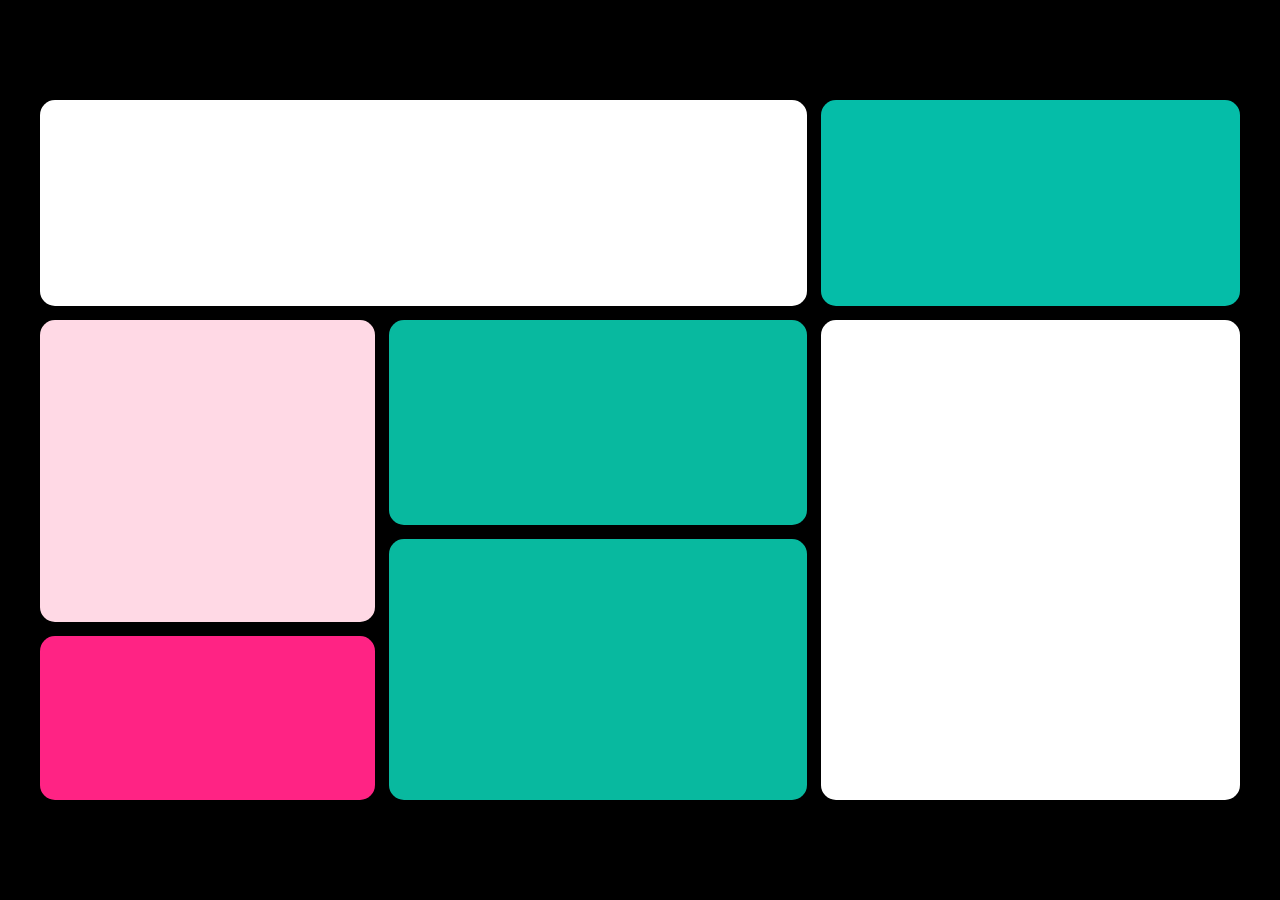
<file: Grid Layout/index.html>
<!DOCTYPE html>
<html lang="en">
<head>
    <meta charset="UTF-8">
    <meta name="viewport" content="width=device-width, initial-scale=1.0">
    <title>CSS Grid Task</title>
    <link rel="stylesheet" href="style.css">
</head>
<body>
    <main>

        <div class="container">
            
            <div class="box box1"></div>
            <div class="box box2"></div>
            <div class="box box3"></div>
            <div class="box box4"></div>
            <div class="box box5"></div>
            <div class="box box6"></div>
            <div class="box box7"></div>
            
        </div>
    </main>

</body>
</html>
</file>
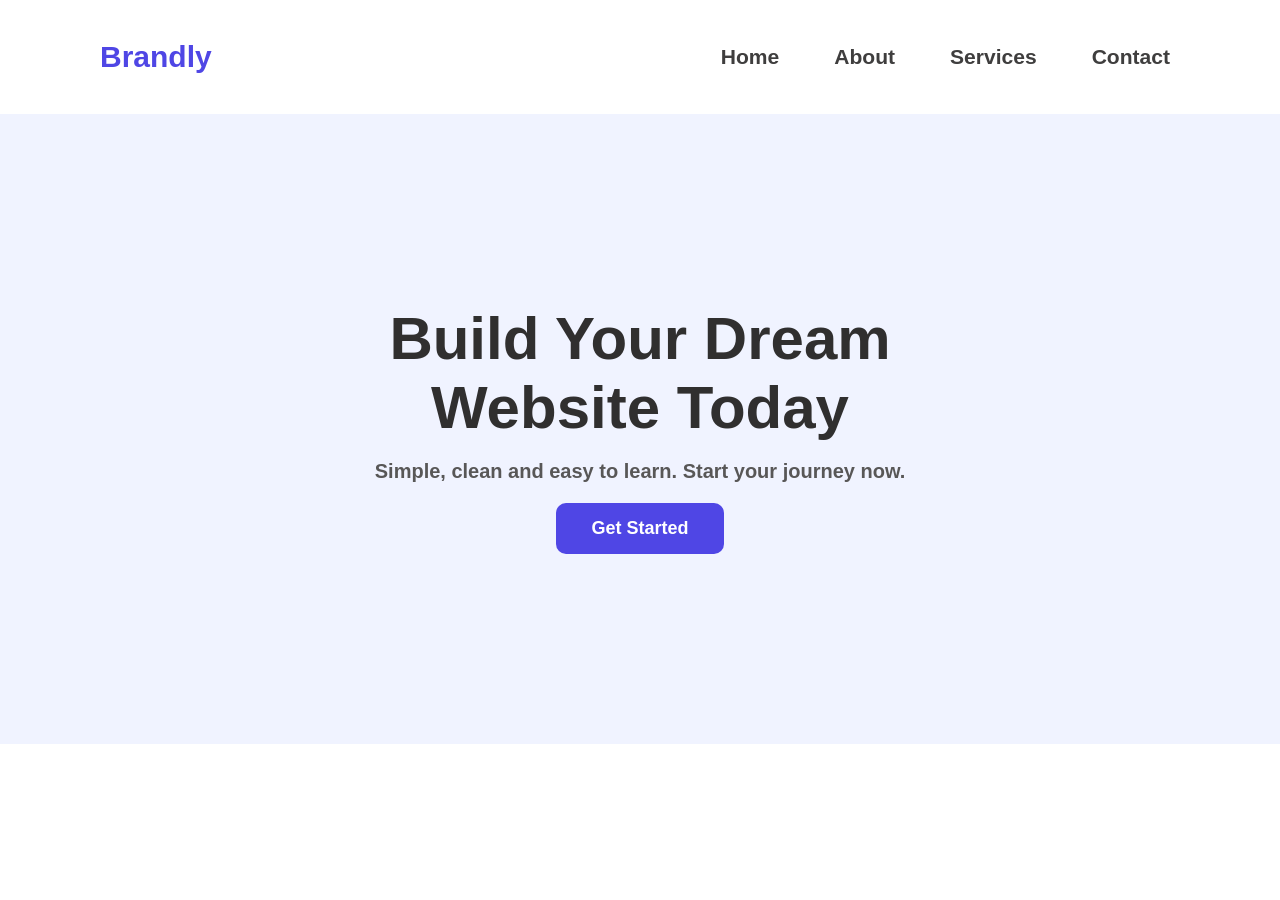
<file: Hero Page/index.html>
<!DOCTYPE html>
<html lang="en">
<head>
    <meta charset="UTF-8">
    <meta name="viewport" content="width=device-width, initial-scale=1.0">
    <title>Document</title>
    <link rel="stylesheet" href="style.css">
</head>
<body>
    <main>
        <nav>
            <div class="logo">
                <h1>Brandly</h1>
            </div>

            <div class="right-nav">
                <h3>Home</h3>
                <h3>About</h3>
                <h3>Services</h3>
                <h3>Contact</h3>
            </div>
        </nav>

        <section class="sec1">
            <h1>Build Your Dream <br> Website Today</h1>
            <p>Simple, clean and easy to learn. Start your journey now.</p>
            <button>Get Started</button>
        </section>

    </main>
</body>
</html>
</file>
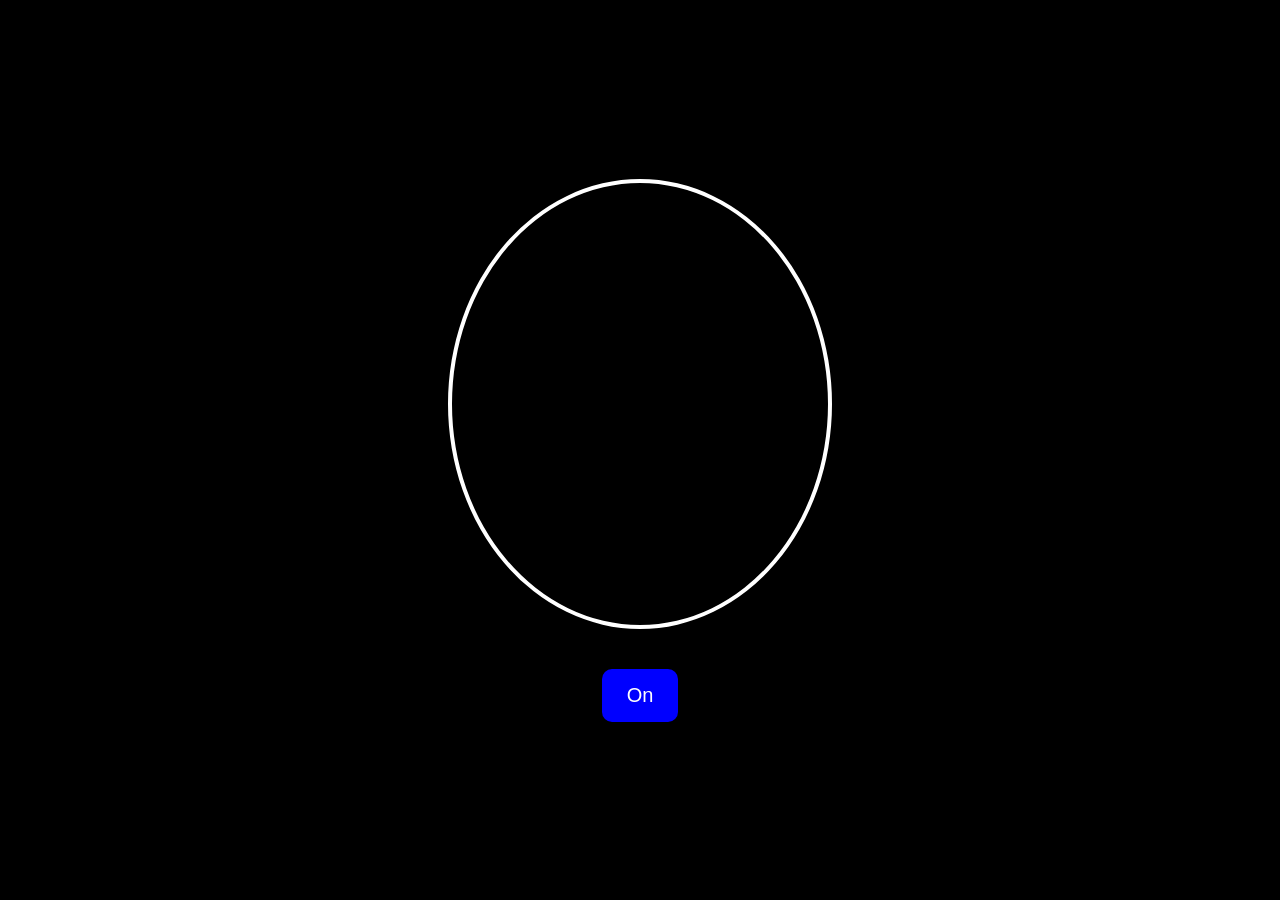
<file: Light Bulb/index.html>
<!DOCTYPE html>
<html lang="en">
<head>
    <meta charset="UTF-8">
    <meta name="viewport" content="width=device-width, initial-scale=1.0">
    <title>Document</title>
    <link rel="stylesheet" href="style.css">
</head>
<body>
    <main>

    </main>
    <button>On</button>
    <script src="script.js"></script>
</body>
</html>
</file>
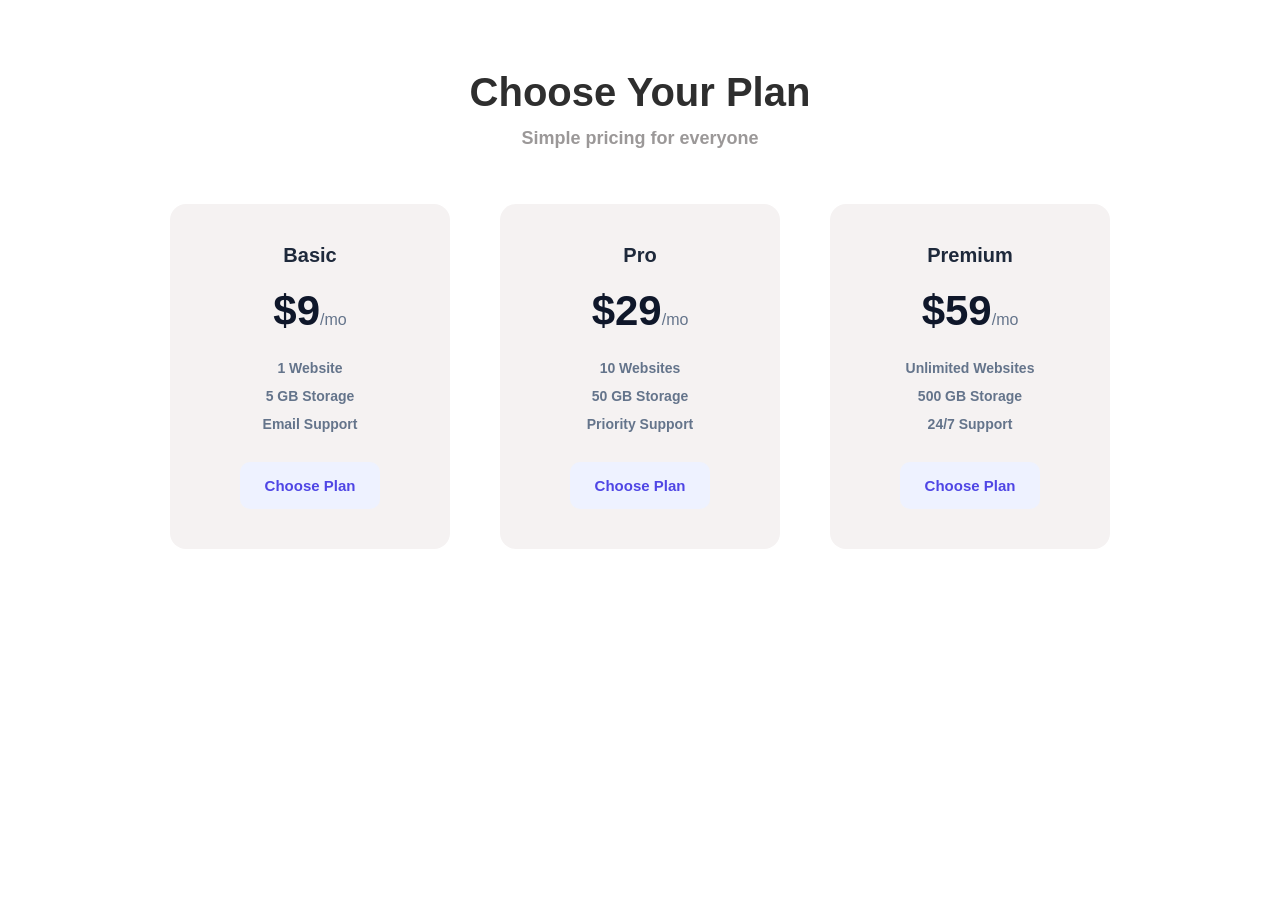
<file: Multiple Cards Task/index.html>
<!DOCTYPE html>
<html lang="en">
<head>
    <meta charset="UTF-8">
    <meta name="viewport" content="width=device-width, initial-scale=1.0">
    <title>Document</title>
    <link rel="stylesheet" href="style.css">
</head>
<body>
    <main>
        <div class="top-heading">
             <h1>Choose Your Plan</h1>
        <p>Simple pricing for everyone</p>
        </div>

        <div class="cards">
            <div class="card">
                <h3>Basic</h3>
                <h2 class="price">$9<span>/mo</span></h2>
                <div class="features">
                    <p>1 Website</p>
                    <p>5 GB Storage</p>
                    <p>Email Support</p>
                </div>
                <button>Choose Plan</button>
            </div>
    
            <div class="card pro">
                <h3>Pro</h3>
                <h2 class="price">$29<span>/mo</span></h2>
                <div class="features">
                    <p>10 Websites</p>
                    <p>50 GB Storage</p>
                    <p>Priority Support</p>
                </div>
                <button>Choose Plan</button>
            </div>

            <!-- Premium Plan -->
            <div class="card">
                <h3>Premium</h3>
                <h2 class="price">$59<span>/mo</span></h2>
                <div class="features">
                    <p>Unlimited Websites</p>
                    <p>500 GB Storage</p>
                    <p>24/7 Support</p>
                </div>
                <button>Choose Plan</button>
            </div>
        </div>
    </main>
</body>
</html>
</file>
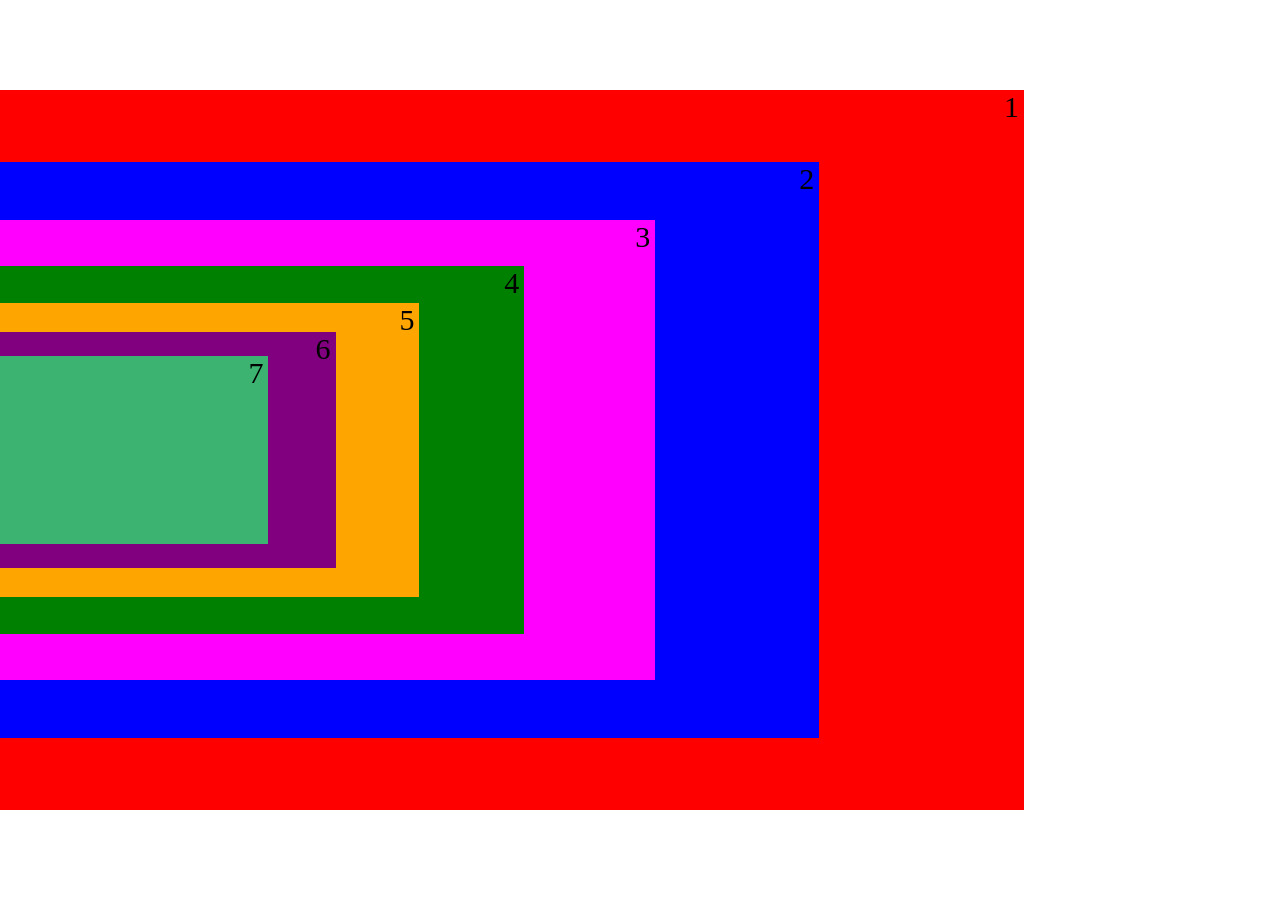
<file: Nested Box/index.html>
<!DOCTYPE html>
<html lang="en">
<head>
    <meta charset="UTF-8">
    <meta name="viewport" content="width=device-width, initial-scale=1.0">
    <title>Document</title>
    <link rel="stylesheet" href="style.css">
</head>
<body>
   <main>

       <div class="red">
           <span>1</span>
           <div class="blue">
               <span>2</span>
               <div class="black">
                   <span>3</span>
                   <div class="green">
                      <span>4</span>
                    <div class="orange">
                        <span>5</span>
                        <div class="purple">
                          <span>6</span>
                            <div class="meen">
                                <span>7</span>
                            </div>
                        </div>
                    </div>
                </div>
            </div>
        </div>
    </div>
</main>
    
</body>
</html>
</file>
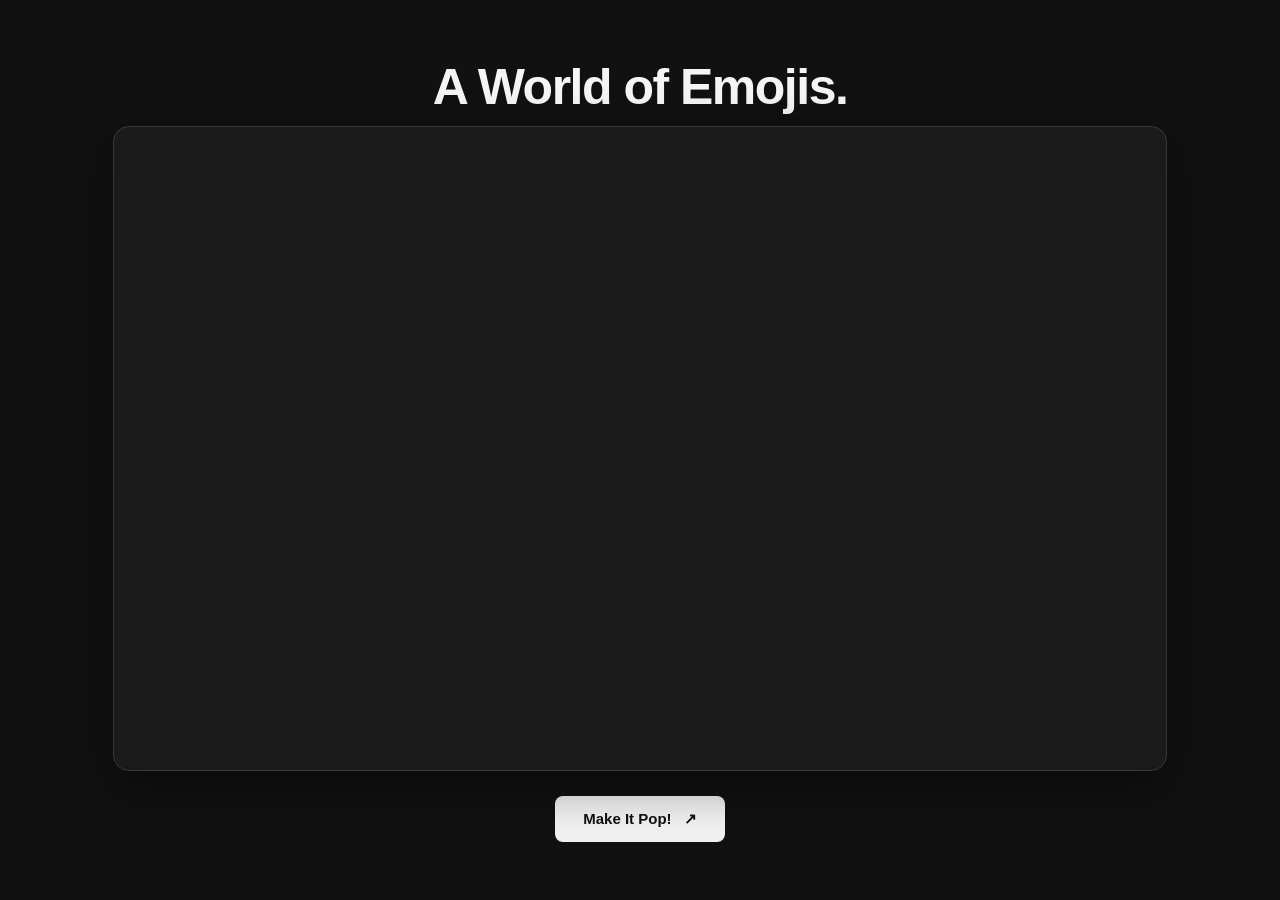
<file: PopUp Names/index.html>
<!DOCTYPE html>
<html lang="en">
<head>
    <meta charset="UTF-8">
    <meta name="viewport" content="width=device-width, initial-scale=1.0">
    <title>PopUp Names</title>
    <link rel="stylesheet" href="style.css">
</head>
<body>
    <div class="container">
        <h1>A World of Emojis.</h1>
        <main></main>
        <button>Make It Pop! <span>↗</span></button>
    </div>
    <script src="script.js"></script>
</body>
</html>
</file>
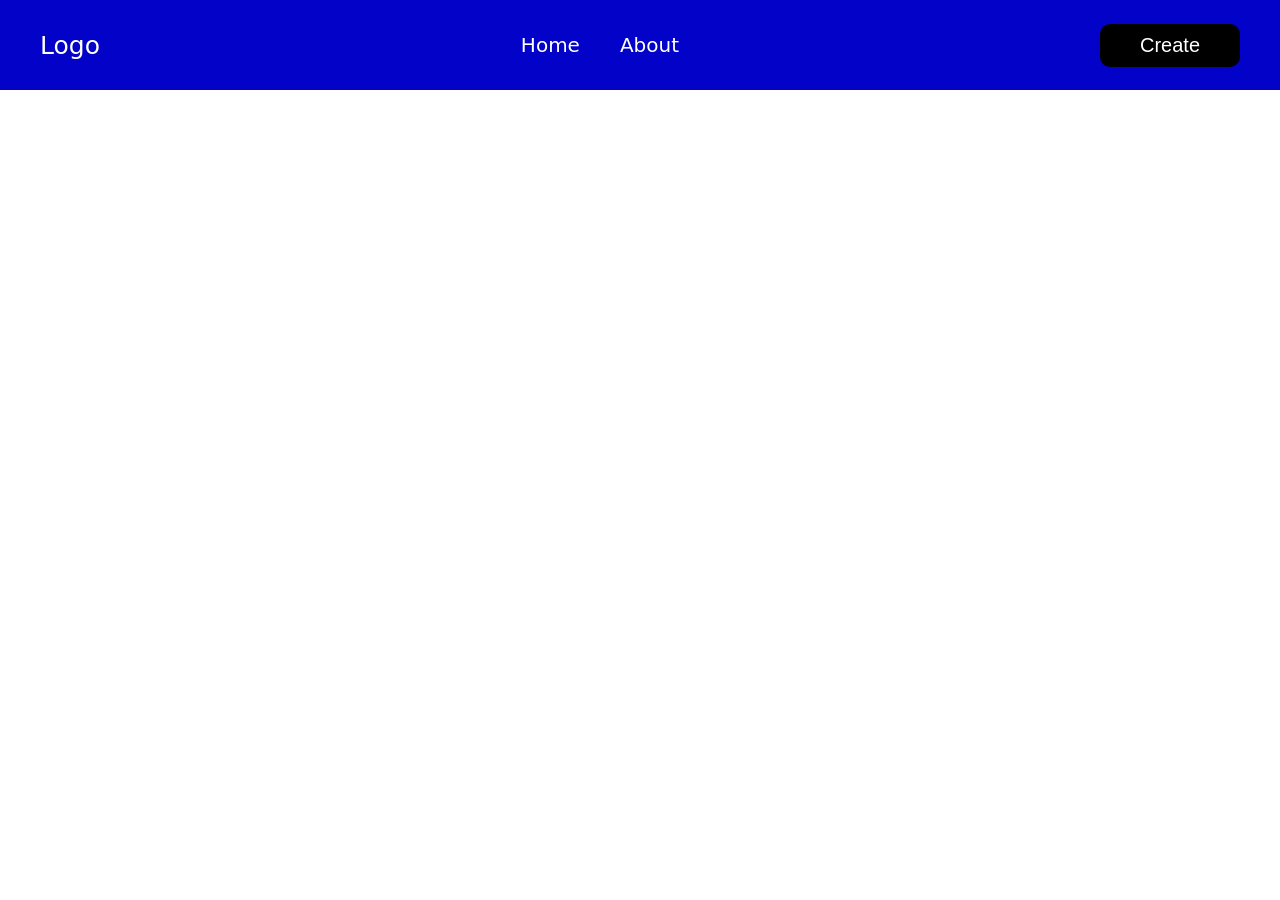
<file: Product Card Manager/index.html>
<!DOCTYPE html>
<html lang="en">

<head>
    <meta charset="UTF-8">
    <meta name="viewport" content="width=device-width, initial-scale=1.0">
    <title>Document</title>
    <link rel="stylesheet" href="style.css">
</head>

<body>
    <nav>
        <h1 id="logo">Logo</h1>

        <div class="navs">
            <p>Home</p>
            <p>About</p>
        </div>

        <button class="create">
            Create
        </button>

    </nav>

    <div class="container">

    </div>

    <div class="form-box">

        <div id="close">
            x
        </div>

        <h1>Create new Product</h1>

        <form action="">
            <input type="text" placeholder="Product name">
            <input type="text" placeholder="Product Price">
            <input type="url" placeholder="Product Image">
            <button>Create</button>
        </form>

    </div>

    <script src="script.js"></script>
</body>

</html>
</file>
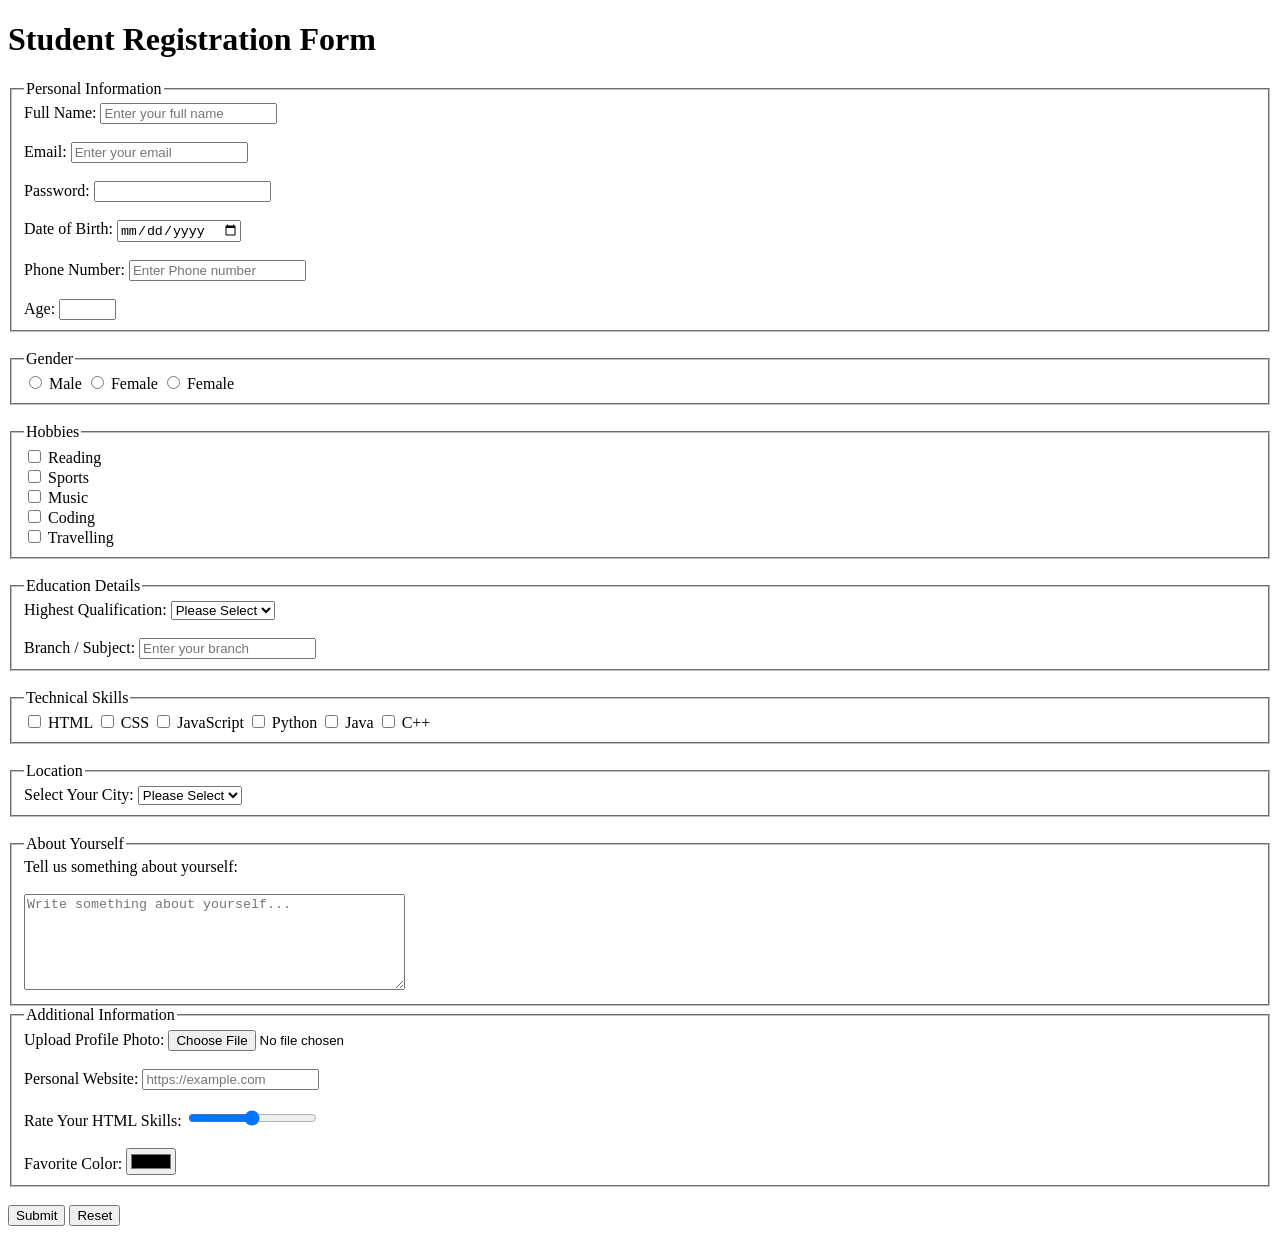
<file: Student Registration Form/index.html>
<!DOCTYPE html>
<html lang="en">

<head>
    <meta charset="UTF-8">
    <meta name="viewport" content="width=device-width, initial-scale=1.0">
    <title>Document</title>
</head>

<body>
    <h1>Student Registration Form</h1>

    <fieldset>
        <legend>
            Personal Information
        </legend>
        <label for="">Full Name:</label>
        <input type="text" placeholder="Enter your full name"><br><br>
        <label for="">Email:</label>
        <input type="email" placeholder="Enter your email"><br><br>
        <label for="">Password:</label>
        <input type="password"><br><br>
        <label for="">Date of Birth:</label>
        <input type="date"><br><br>
        <label for="">Phone Number:</label>
        <input type="tel" placeholder="Enter Phone number"><br><br>
        <label for="">Age:</label>
        <input size="5"  type="test">
    </fieldset>

    <br>

    <fieldset>
        <legend>
            Gender
        </legend>

        <input type="radio"> Male
        <input type="radio"> Female
        <input type="radio"> Female
    </fieldset>

    <br>

    <fieldset>
        <legend>Hobbies</legend>

        <input type="checkbox"> Reading<br>
        <input type="checkbox"> Sports<br>
        <input type="checkbox"> Music<br>
        <input type="checkbox"> Coding<br>
        <input type="checkbox"> Travelling<br>
    </fieldset>

    <br>

    <fieldset>
        <legend>Education Details</legend>
        <label for="">Highest Qualification:</label>
        <select id="options" name="options">
            <option value="" disabled selected>Please Select</option>
            <option value="option1">Option 1</option>
            <option value="option2">Option 2</option>
            <option value="option3">Option 3</option>
        </select><br><br>

        <label for="">Branch / Subject:</label>
        <input type="text" placeholder="Enter your branch">
    </fieldset>

    <br>

    <fieldset>
        <legend>Technical Skills</legend>

        <input type="checkbox"> HTML 
        <input type="checkbox"> CSS 
        <input type="checkbox"> JavaScript
        <input type="checkbox"> Python 
        <input type="checkbox"> Java 
        <input type="checkbox"> C++
    </fieldset>

    <br>

    <fieldset>
        <legend>Location</legend>

        <label for="">Select Your City:</label>
        <select id="options" name="options">
            <option value="" disabled selected>Please Select</option>
            <option value="option1">Option 1</option>
            <option value="option2">Option 2</option>
            <option value="option3">Option 3</option>
        </select>
    </fieldset><br>

    <fieldset>
        <legend>About Yourself</legend>
        Tell us something about yourself: <br> <br>

        <textarea rows="6" cols="45" name="" id="" placeholder="Write something about yourself..."></textarea>
    </fieldset>

    <fieldset>
        <legend>Additional Information</legend>

        <label for="">Upload Profile Photo:</label>
        <input type="file"><br><br>

        <label for="">Personal Website:</label>
        <input type="text" placeholder="https://example.com"><br><br>

        <label for="">Rate Your HTML Skills:</label>
        <input type="range"><br><br>

        <label for="">Favorite Color:</label>
        <input type="color">
    </fieldset><br>

        <input type="submit">
        <input type="reset">
        
</body>

</html>
</file>
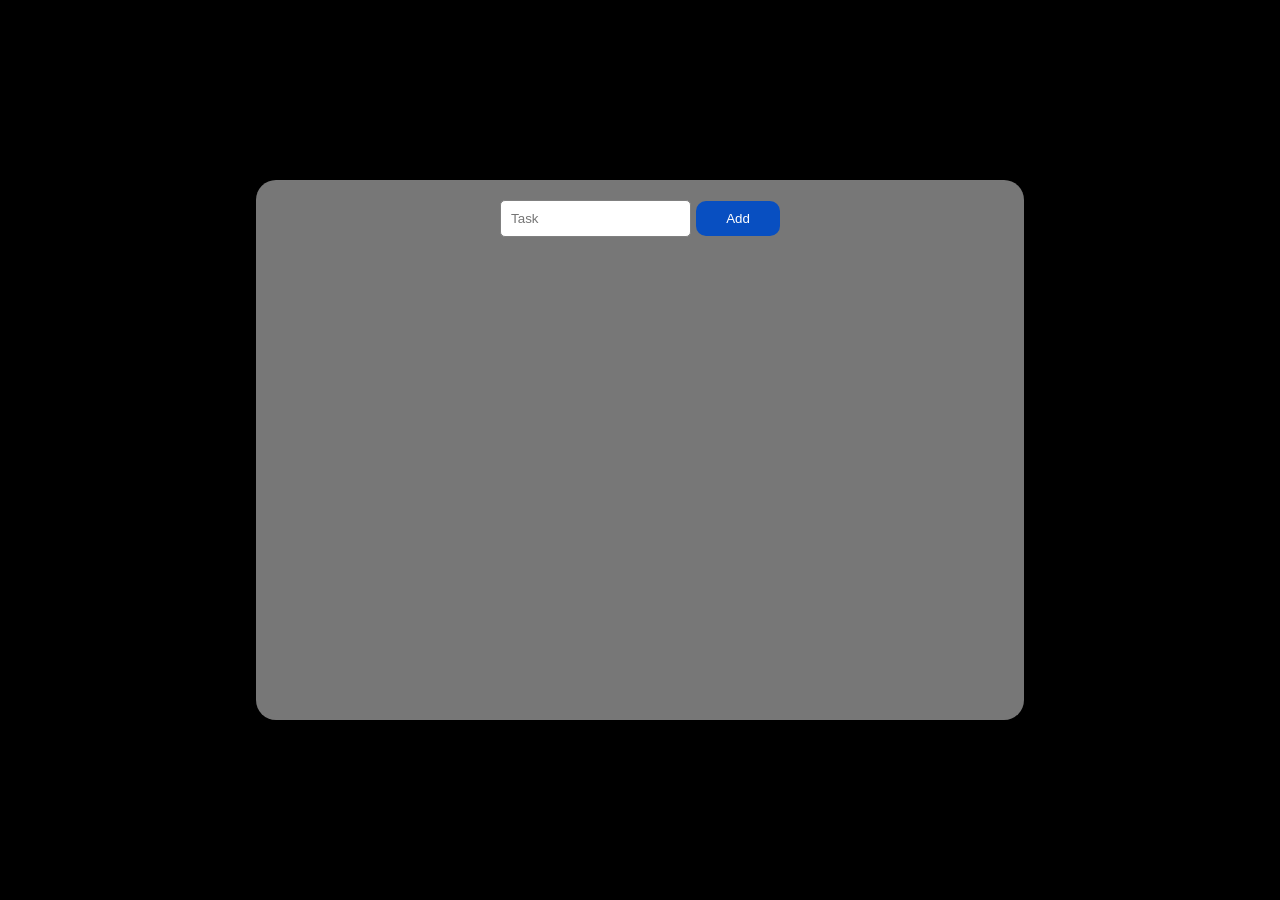
<file: Todo List/index.html>
<!DOCTYPE html>
<html lang="en">
  <head>
    <meta charset="UTF-8" />
    <meta name="viewport" content="width=device-width, initial-scale=1.0" />
    <title>Document</title>
    <link rel="stylesheet" href="style.css" />
  </head>
  <body>
    <main>
      <div>
        <input type="text" placeholder="Task" />
        <button id="add">Add</button>
      </div>

      <div class="todo-list">
        
      </div>
    </main>

    <script src="script.js"></script>
  </body>
</html>
</file>
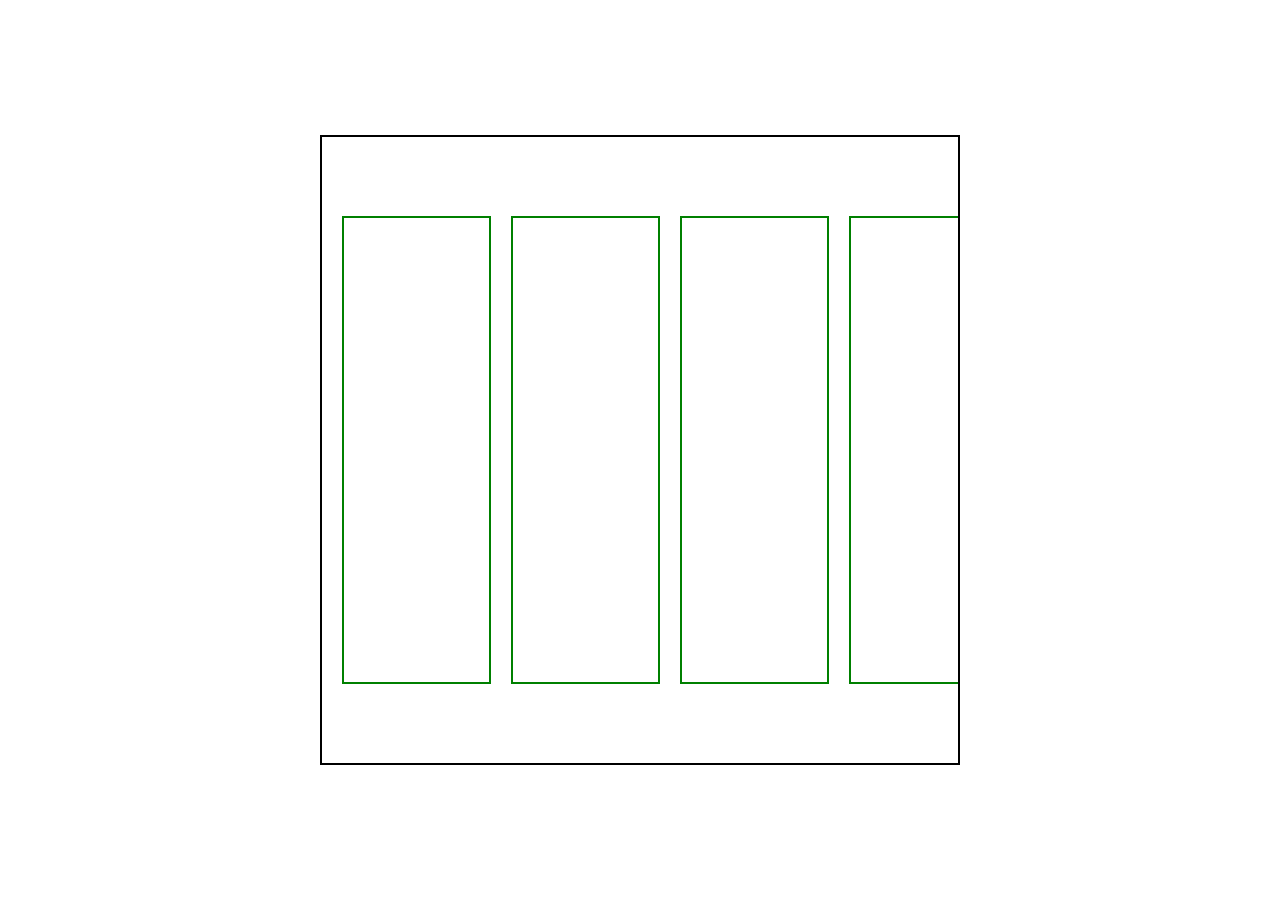
<file: Box Slider/intex.html>
<!DOCTYPE html>
<html lang="en">
<head>
    <meta charset="UTF-8">
    <meta name="viewport" content="width=device-width, initial-scale=1.0">
    <title>Document</title>
    <link rel="stylesheet" href="style.css">
</head>
<body>
    <div class="container">
        <div></div>
        <div></div>
        <div></div>
        <div></div>
        <div></div>
        <div></div>
        <div></div>
        <div></div>
        <div></div>
        <div></div>
    </div>
</body>
</html>
</file>
<file: Grid Layout/style.css>
* {
    margin: 0;
    padding: 0;
    box-sizing: border-box;
}
html,
body {
    height: 100%;
    width: 100%;
    background-color: black;
    padding: 20px;
}

main{
     height: 100%;
    width: 100%;
    display: flex;
    align-items: center;
    justify-content: center;
}

.container {
    width: 100%;
    max-width: 1200px;
    height: 700px;

    display: grid;

    grid-template-columns: 0.8fr 1fr 1fr;
    grid-template-rows: 2.5fr 2.5fr 1fr 2fr;

    gap: 14px;
}


.box {
    border-radius: 15px;
}

.box1 {
    grid-column: span 2;
    background-color: white;
    background-image: url(https://images.unsplash.com/photo-1737291620622-bafa836bc73e?q=80&w=1452&auto=format&fit=crop&ixlib=rb-4.1.0&ixid=M3wxMjA3fDB8MHxwaG90by1wYWdlfHx8fGVufDB8fHx8fA%3D%3D);
     background-size: cover;
    background-position: center;
    background-repeat: no-repeat;
    
}


.box2 {

    background-color: #05bda8;
    background-image: url(https://images.unsplash.com/photo-1765118441230-9348ed32865d?q=80&w=687&auto=format&fit=crop&ixlib=rb-4.1.0&ixid=M3wxMjA3fDB8MHxwaG90by1wYWdlfHx8fGVufDB8fHx8fA%3D%3D);
      background-size: cover;
    background-position: center;
    background-repeat: no-repeat;

}

.box3 {
    background-color: #ffd9e5;
    grid-row: span 2;
    
    background-image: url(https://images.unsplash.com/photo-1765118441230-9348ed32865d?q=80&w=687&auto=format&fit=crop&ixlib=rb-4.1.0&ixid=M3wxMjA3fDB8MHxwaG90by1wYWdlfHx8fGVufDB8fHx8fA%3D%3D);
      background-size: cover;
    background-position: center;
    background-repeat: no-repeat;

}


.box4 {
    
    background-color: #08b99f;
    background-image: url(https://images.unsplash.com/photo-1628474433835-f04755452260?q=80&w=1470&auto=format&fit=crop&ixlib=rb-4.1.0&ixid=M3wxMjA3fDB8MHxwaG90by1wYWdlfHx8fGVufDB8fHx8fA%3D%3D);
      background-size: cover;
    background-position: center;
    background-repeat: no-repeat;

}


.box5 {
    grid-row: span 3;
    background-color: white;
    background-image: url(https://images.unsplash.com/photo-1628474433835-f04755452260?q=80&w=1470&auto=format&fit=crop&ixlib=rb-4.1.0&ixid=M3wxMjA3fDB8MHxwaG90by1wYWdlfHx8fGVufDB8fHx8fA%3D%3D);
      background-size: cover;
    background-position: center;
    background-repeat: no-repeat;
}

.box6 {
    grid-row: span 2;

    background-color: #08b99f;
    background-image: url(https://images.unsplash.com/photo-1580133855110-5d24a6143cd6?q=80&w=1471&auto=format&fit=crop&ixlib=rb-4.1.0&ixid=M3wxMjA3fDB8MHxwaG90by1wYWdlfHx8fGVufDB8fHx8fA%3D%3D);
      background-size: cover;
    background-position: center;
    background-repeat: no-repeat;
}

.box7 {
    background-color: #ff2384;

    background-image: url(https://images.unsplash.com/photo-1714045048093-5ac1841f6239?q=80&w=1362&auto=format&fit=crop&ixlib=rb-4.1.0&ixid=M3wxMjA3fDB8MHxwaG90by1wYWdlfHx8fGVufDB8fHx8fA%3D%3D);
      background-size: cover;
    background-position: center;
    background-repeat: no-repeat;
}
</file>
<file: Hero Page/style.css>
* {
    margin: 0;
    padding: 0;
    box-sizing: border-box;
    font-family: sans-serif;
}
html,
body {
    height: 100%;
    width: 100%;
}

main{
    height: 100%;
    width: 100%;
}

nav{
    display: flex;
    align-items: center;
    justify-content: space-between;
    padding: 40px 85px;
}

.logo h1 {
   color: #4f46e5;
    font-weight: 900;
    font-size: 30px;
    margin-left: 15px;
}

.right-nav{
    display: flex;
    gap: 55px;
    font-weight: 900;
    font-size: 18px;
    margin-right: 25px;
    color: rgb(63, 62, 62);
}

section{
    height: 70%;
    width: 100%;
    background-color: #f0f3ff;
    display: flex;
    flex-direction: column;
    align-items: center;
    justify-content: center;
    
}

.sec1 h1{
    margin-bottom: 18px;
    text-align: center;
    font-size: 60px;
    font-weight: 900;
    color: rgb(48, 47, 47);
}

.sec1 p {
    color: rgb(88, 87, 87);
    margin-bottom: 20px;
    font-weight: 600;
    font-size: 20px;
}

.sec1 button{
    padding: 15px 35px;
    border-radius: 10px;
    background-color: #4f46e5;
    color: white;
    border: none;
    font-size: 18px;
    font-weight: 600;
}
</file>
<file: Light Bulb/style.css>
* {
    margin: 0;
    padding: 0;
    box-sizing: border-box;
}
html,
body {
    height: 100%;
    width: 100%;
    background-color: black;
    display: flex;
    align-items: center;
    justify-content: center;
    flex-direction: column;
}

main{
    height: 50%;
    width: 30%;
    padding: 40px 50px;
    border-radius: 50%;
    border: 4px solid white;
    margin-bottom: 40px;
}

button{
    padding: 15px 25px;
    border-radius: 10px;
    background-color: blue;
    color: white;
    border: none;
    font-size: 20px;
    font-weight: 500;
    cursor: pointer;
}

.lightUp{
    background-color: yellow;
}
</file>
<file: Multiple Cards Task/style.css>
* {
    margin: 0;
    padding: 0;
    box-sizing: border-box;
    font-family: sans-serif;
}
html,
body {
    height: 100%;
    width: 100%;
}

main{
    height: 100%;
    width: 100%;
    padding-top: 70px;
}

.top-heading{
    display: flex;
    align-items: center;
    justify-content: center;
    flex-direction: column;
    margin-bottom: 40px;
}

.top-heading h1{
    font-size: 40px;
    font-weight: 900;
    margin-bottom: 13px;
    color: rgb(46, 46, 46);
}

.top-heading p{
    font-size: 18px;
    font-weight: 700;
    color: rgb(155, 152, 152);
    margin-bottom: 15px;
}

.cards {
    display: flex;
    align-items: center;
    justify-content: center;
    gap: 50px;
}

.card {
    background-color: #f5f2f2;
    width: 280px;
    padding: 40px 30px;
    border-radius: 16px;
    text-align: center;
    flex-direction: column;
    align-items: center;
    transition: 0.5s all;
}

.card h3 {
    font-size: 20px;
    font-weight: 900;
    color: #1e293b;
    margin-bottom: 20px;
}

.card .price {
    font-size: 42px;
    font-weight: 800;
    color: #0f172a;
    margin-bottom: 25px;
}

.card .price span {
    font-size: 16px;
    font-weight: 500;
    color: #64748b;
}

.card .features {
    margin-bottom: 30px;
    display: flex;
    flex-direction: column;
    gap: 12px;
}

.card .features p {
    font-size: 14px;
    color: #64748b;
    font-weight: 600;
}

.card button {
    padding: 15px 25px;
    border: none;
    border-radius: 10px;
    background-color: #eef2ff;
    color: #4f46e5;
    font-size: 15px;
    font-weight: 700;
    cursor: pointer;
    transition: 0.2s ease;
}

.card:hover {
    transform: scale(1.2);
    background-color: #4739e7;
    color: #000;
}

.card:hover h3 {
    color: #ffffff;
}
.card:hover h2 {
    color: #ffffff;
}

.card:hover .price span {
    color: rgba(255, 255, 255, 0.7);
}

.card:hover .features p {
    color: #ffffff;
}


.card:hover button {
    background-color: #ffffff;
    color: #4231fc;
}
</file>
<file: Nested Box/style.css>
* {
    margin: 0;
    padding: 0;
    box-sizing: border-box;
}
html,
body {
    height: 100%;
    width: 100%;
}

main{
   height: 100%;
   width: 100%;
   display: flex;
   align-items: center;

}

div{
    height: 80%;
    width: 80%;
    display: flex;
    align-items: center;
    font-size: 30px;
    position: relative;
}

span {
    position: absolute;
    top: 0;
    right: 5px;
}

.red{
    background-color: red;
}

.blue{
    background-color: blue;
}

.black{
    background-color: fuchsia;
}
.green{
    background-color: green;
}
.orange{
    background-color: orange;
}
.purple{
    background-color: purple;
}
.meen{
    background-color: mediumseagreen;
}
</file>
<file: PopUp Names/style.css>
* {
    margin: 0;
    padding: 0;
    box-sizing: border-box;
    font-family: 'Helvetica Neue', sans-serif;
}

html, body {
    height: 100%;
    width: 100%;
}

body {
    background-color: #111111;
    color: white;
    display: flex;
    align-items: center;
    justify-content: center;
}

.container {
    width: 100%;
    height: 100%;
    display: flex;
    align-items: center;
    justify-content: center;
    flex-direction: column;
    padding: 20px;
}

h1 {
    color: #f5f5f5;
    font-size: 50px;
    font-weight: 700;
    letter-spacing: -1.5px;
    margin-bottom: 10px;
}

main {
    width: 85%;
    height: 75%;
    background-color: #1b1b1b;
    border: 1px solid #383838;
    border-radius: 16px;
    position: relative;
    overflow: hidden;
    box-shadow: 0 15px 50px rgba(0, 0, 0, 0.4);
}

main h1 {
    position: absolute;
    margin: 0;
    font-size: 40px;
}

button {
    margin-top: 25px;
    padding: 14px 28px;
    background-color: #f1f1f1;
    color: #111;
    border: none;
    border-radius: 8px;
    font-size: 15px;
    font-weight: 700;
    cursor: pointer;
    transition: all 0.3s ease;
}

button span {
    margin-left: 8px;
}

button:hover {
    background-color: #bdbdbd;
    transform: translateY(-3px);
}

button:active {
    transform: scale(0.96);
}
</file>
<file: Product Card Manager/style.css>
* {
  margin: 0;
  padding: 0;
  box-sizing: border-box;
}

html,
body {
  height: 100%;
  width: 100%;
  font-family:
    system-ui,
    -apple-system,
    BlinkMacSystemFont,
    "Segoe UI",
    Roboto,
    Oxygen,
    Ubuntu,
    Cantarell,
    "Open Sans",
    "Helvetica Neue",
    sans-serif;
}

nav {
  display: flex;
  justify-content: space-between;
  padding: 15px 40px;
  align-items: center;
  height: 10%;
  background-color: rgb(2, 2, 200);
  color: white;
}

#logo {
  font-size: 25px;
  font-weight: 500;
}

.navs {
  display: flex;
  gap: 40px;
  font-size: 20px;
}

.navs p {
  cursor: pointer;
}

.create {
  padding: 10px 40px;
  background-color: black;
  color: white;
  border: none;
  border-radius: 10px;
  font-size: 20px;
  cursor: pointer;
}

/* Product Container */

.container {
  width: 100%;
  padding: 40px 20px;
  display: flex;
  flex-wrap: wrap;
  gap: 25px;
}

.card {
  width: 280px;
  background-color: white;
  border-radius: 12px;
  overflow: hidden;
  box-shadow: 0 4px 15px rgba(0, 0, 0, 0.08);
  transition: 0.3s ease;
}

.card:hover {
  transform: translateY(-6px);
  box-shadow: 0 10px 25px rgba(0, 0, 0, 0.13);
}

.img {
  width: 100%;
  height: 230px;
  padding: 20px;
  display: flex;
  align-items: center;
  justify-content: center;
  background-color: #ffffff;
}

.img img {
  width: 100%;
  height: 100%;
  object-fit: contain;
}

/* Product Details */

.product-details {
  padding: 15px 18px;
}

.product-details h2 {
  font-size: 18px;
  color: #222;
  margin-bottom: 10px;
}

.price {
  font-size: 21px;
  font-weight: bold;
  color: #16a34a;
}

/* Action Buttons */

.actions {
  display: flex;
  gap: 10px;
  padding: 0 18px 18px;
}

.actions button {
  flex: 1;
  padding: 10px;
  border: none;
  border-radius: 6px;
  font-size: 14px;
  cursor: pointer;
  transition: 0.2s;
}

.update {
  background-color: #2563eb;
  color: white;
}

.update:hover {
  background-color: #1d4ed8;
}

.delete {
  background-color: #fee2e2;
  color: #dc2626;
}

.delete:hover {
  background-color: #dc2626;
  color: white;
}

@media (max-width: 600px) {
  nav {
    padding: 0 5%;
  }

  .navs {
    gap: 12px;
  }

  .container {
    justify-content: center;
    padding: 25px 5%;
  }

  .card {
    width: 100%;
    max-width: 320px;
  }
}

.form-box {
  position: absolute;
  top: 0;
  display: none;
  flex-direction: column;
  gap: 30px;
  color: white;
  justify-content: center;
  align-items: center;
  height: 100%;
  width: 100%;
  background-color: rgba(0, 0, 0, 0.732);
}

.form-box form {
  border-radius: 10px;
  background-color: white;
  padding: 30px;
  box-shadow: 0 10px 25px rgba(0, 0, 0, 0.551);
  display: flex;
  gap: 10px;
  flex-direction: column;
  width: 40%;
}

form input {
  padding: 15px 10px;
  border-radius: 5px;
  outline: none;
  border: 1px solid grey;
}

form button {
  padding: 10px 40px;
  background-color: darkblue;
  color: white;
  border: none;
  border: 5px;
  border-radius: 10px;
  font-size: 20px;
  cursor: pointer;
}

#close {
  font-size: 50px;
  font-weight: 700;
  position: absolute;
  right: 10%;
  top: 5%;
  cursor: pointer;
}
</file>
<file: Todo List/style.css>
* {
  margin: 0;
  padding: 0;
  box-sizing: border-box;
}

html,
body {
  height: 100%;
  width: 100%;
  background-color: black;
  display: flex;
  justify-content: center;
  align-items: center;
  font-family: system-ui, -apple-system, BlinkMacSystemFont, "Segoe UI", Roboto,
    Oxygen, Ubuntu, Cantarell, "Open Sans", "Helvetica Neue", sans-serif;
}

main {
  padding: 20px;
  height: 60%;
  width: 60%;
  background-color: rgb(119, 119, 119);
  border-radius: 20px;
  display: flex;
  flex-direction: column;
  align-items: center;
  gap: 30px;
}

input {
  padding: 10px 10px;
  outline: none;
  border: 1px solid gray;
  border-radius: 5px;
}

#add {
  padding: 10px 30px;
  background-color: rgb(8, 79, 193);
  color: white;
  border-radius: 10px;
  border: none;
  cursor: pointer;
}

.todo-list {
  width: 70%;
  display: flex;
  flex-direction: column;
  gap: 10px;
}

.li {
  display: flex;
  width: 100%;
  border: 1px solid black;
  padding: 10px 15px;
  border-radius: 10px;
  background-color: white;
  justify-content: space-between;
  align-items: center;
}

h3 {
  font-size: 15px;
  font-weight: 500;
}

.btn {
  padding: 5px 25px;
  border: none;
  border-radius: 10px;
}

.edit {
  background-color: darkgoldenrod;
  color: white;
}

.del {
  background-color: darkred;
  color: white;
}
</file>
<file: Box Slider/style.css>
* {
    margin: 0%;
    padding: 0%;
    box-sizing: border-box;
}

html,
body {
    height: 100%;
    width: 100%;
    font-family: sans-serif;
    display: flex;
    align-items: center;
    justify-content: center;

}
.container{
    height: 70%;
    width: 50%;
    overflow: auto;
    display: flex;
    justify-content: flex-start;
    align-items: center;
    gap: 20px;
    border: 2px solid black;
    padding: 20px;

}

div{
    display: flex;
    justify-content: center;
    align-items: center;
    flex-shrink: 0;
    height: 80%;
    width: 25%;
    border: 2px solid green;
}
</file>
